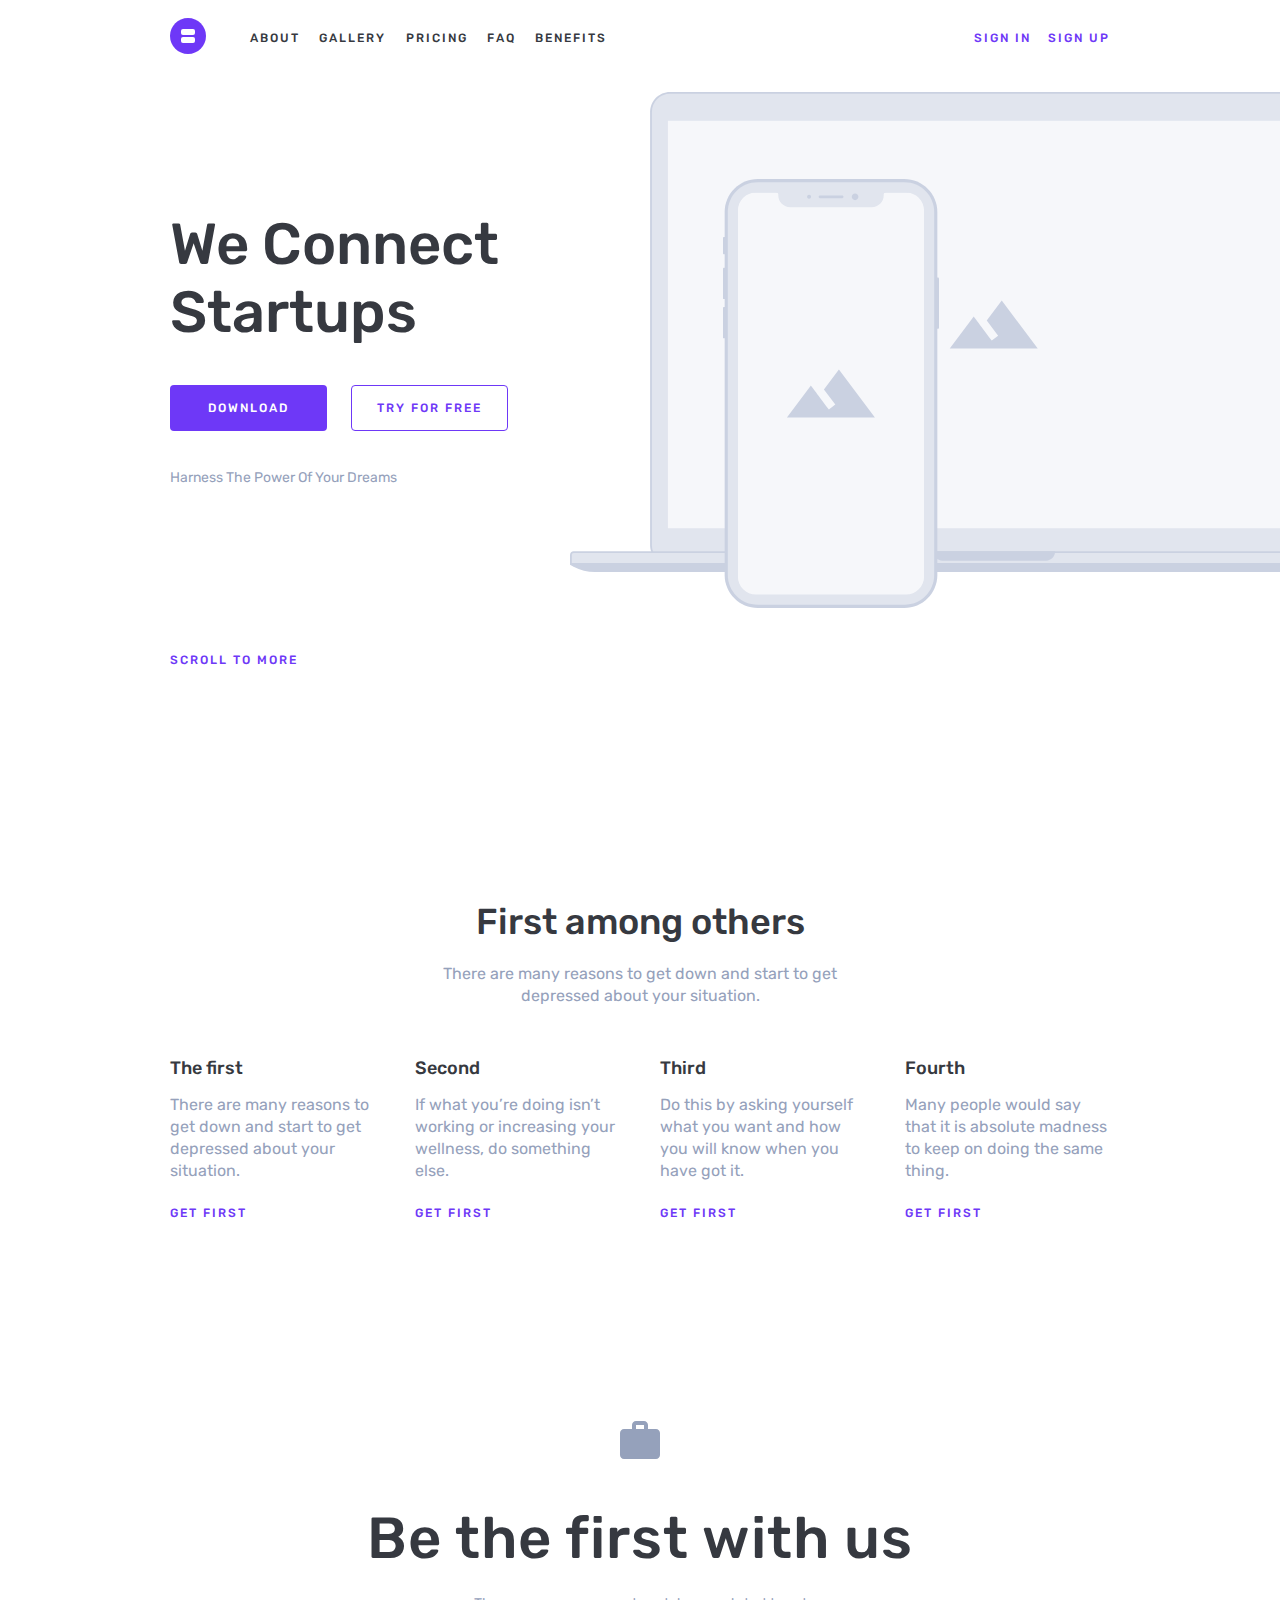
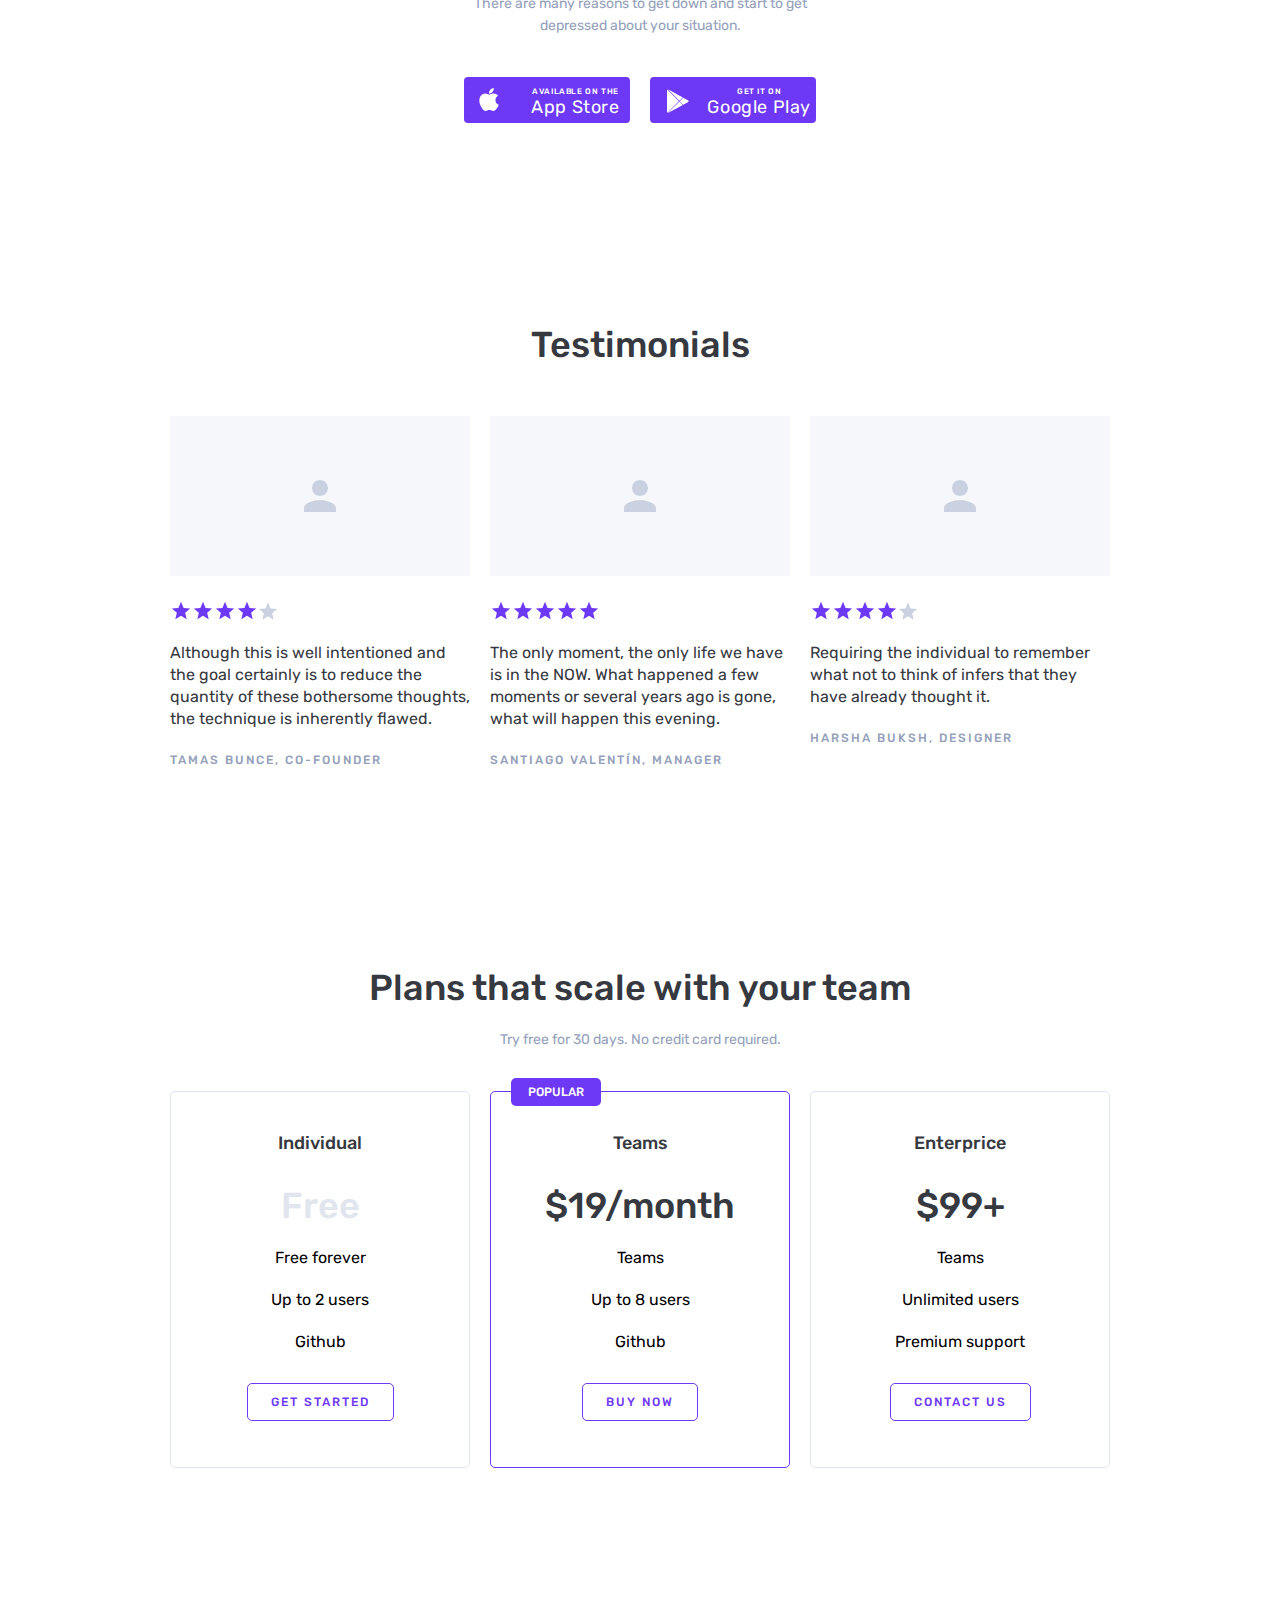
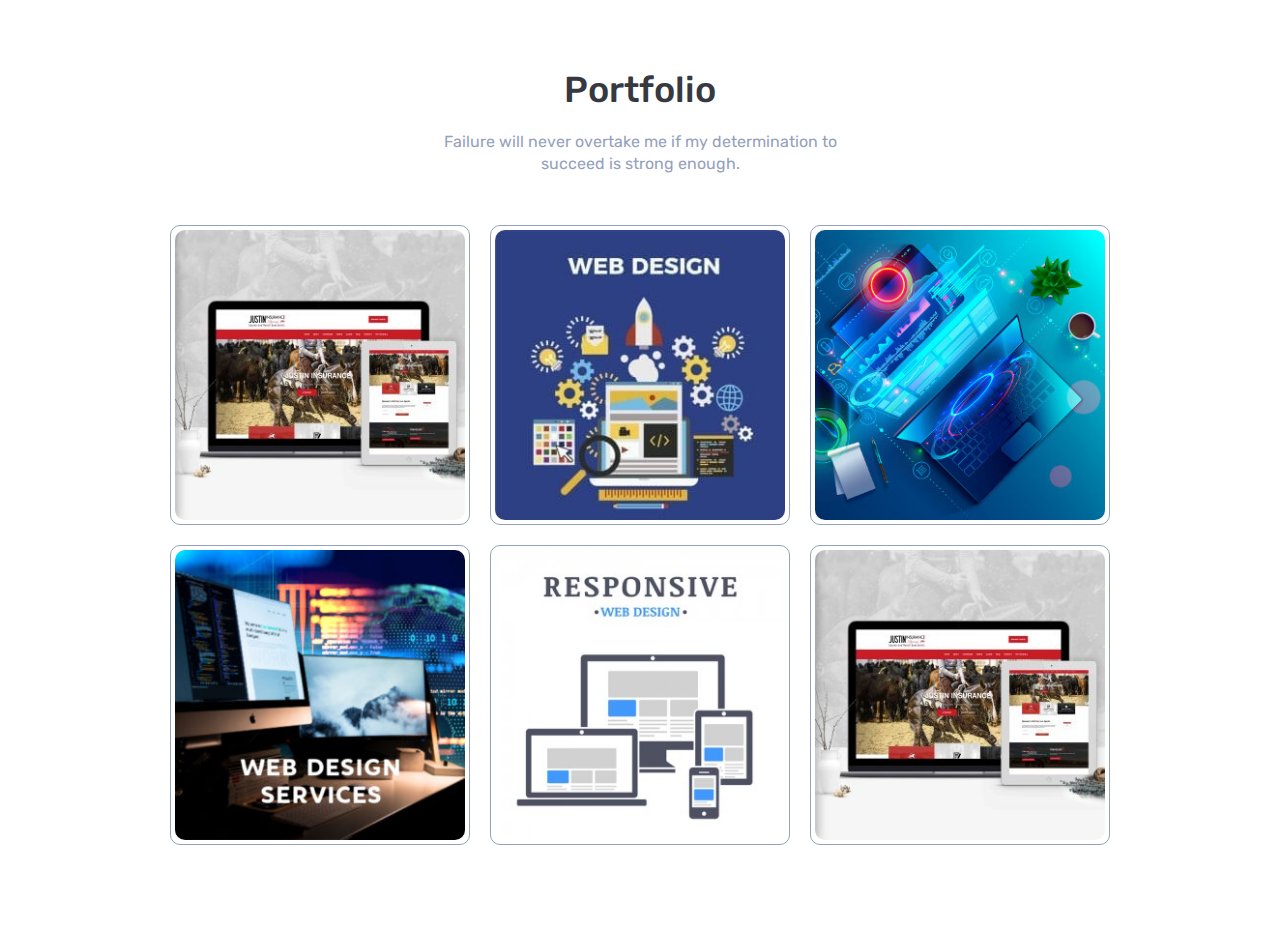
<file: index.html>
<!DOCTYPE html>
<html lang="en">

<head>
    <meta charset="UTF-8">
    <meta name="viewport" content="width=device-width, initial-scale=1.0">
    <title>Containers Hero Page</title>
    <link rel="stylesheet" href="/assets/css/style.css">
</head>

<body>

    <header class="header" id="header">
        <nav class="navbar">
            <div class="container">
                <div class="navbar-box">
                    <div class="left-navs">
                        <a href="#" class="logo">
                            <img src="/assets/img/logo.svg" alt="HERO LOGO">
                        </a>
                        <div class="list">
                            <a href="#" class="link-hero">about</a>
                            <a href="#" class="link-hero">gallery</a>
                            <a href="#" class="link-hero">pricing</a>
                            <a href="#" class="link-hero">faq</a>
                            <a href="#" class="link-hero">benefits</a>
                        </div>
                    </div>
                    <div class="right-navs">
                        <a href="#" class="link-hero">sign in</a>
                        <a href="#" class="link-hero">sign up</a>
                    </div>
                </div>
            </div>
        </nav>

        <section class="hero">
            <div class="container">
                <div class="hero-box">
                    <h1 class="title">We Connect Startups</h1>
                    <div class="buttons">
                        <button class="btn bg-primary">Download</button>
                        <button class="btn bg-light">Try for free</button>
                    </div>
                    <p class="desc">Harness The Power Of Your Dreams</p>
                    <button class="btn scroll">Scroll to more</button>
                </div>
            </div>
        </section>
    </header>

    <section class="features" id="features">
        <div class="container">
            <div class="features-box">
                <h2 class="default-title">First among others</h2>
                <p class="desc">There are many reasons to get down and start to get depressed about your situation. </p>
                <div class="row">
                    <div class="col">
                        <h3 class="col-title">The first</h3>
                        <p class="col-desc">There are many reasons to get down and start to get depressed about your situation. </p>
                        <button class="get-btn">Get first</button>
                    </div>
                    <div class="col">
                        <h3 class="col-title">Second</h3>
                        <p class="col-desc">If what you’re doing isn’t working or increasing your wellness, do something else.
                        </p>
                        <button class="get-btn">Get first</button>
                    </div>
                    <div class="col">
                        <h3 class="col-title">Third</h3>
                        <p class="col-desc">Do this by asking yourself what you want and how you will know when you have got it. </p>
                        <button class="get-btn">Get first</button>
                    </div>
                    <div class="col">
                        <h3 class="col-title">Fourth</h3>
                        <p class="col-desc">Many people would say that it is absolute madness to keep on doing the same thing.
                        </p>
                        <button class="get-btn">Get first</button>
                    </div>
                </div>
            </div>
        </div>
    </section>

    <section class="call-to-action" id="call-to-action">
        <div class="container">
            <div class="cta-box">
                <div class="cta-logo">
                    <img src="/assets/img/call-to-action.svg" alt="Call to action">
                </div>
                <h2 class="title">Be the first with us</h2>
                <p class="desc">There are many reasons to get down and start to get depressed about your situation. </p>
                <div class="cta-buttons">
                    <button class="btn app-story">
                        <span>AVAILABLE ON THE</span>
                        <span>App Store</span>
                    </button>
                    <button class="btn google-play">
                        <span>GET IT ON</span>
                        <span>Google Play</span>
                    </button>
                </div>
            </div>
        </div>
    </section>

    <section class="testmonials" id="testmonials">
        <div class="container">
            <div class="tm-box">
                <h2 class="default-title">Testimonials</h2>
                <div class="cards">
                    <div class="card">
                        <div class="card-img">
                            <img src="/assets/img/tm-card-img.svg">
                        </div>
                        <div class="card-stars">
                            <img src="/assets/img/tm-card-stars.svg">
                            <img src="/assets/img/tm-card-stars.svg">
                            <img src="/assets/img/tm-card-stars.svg">
                            <img src="/assets/img/tm-card-stars.svg">
                            <img src="/assets/img/tm-card-stars-0.svg">
                        </div>
                        <div class="card-desc">Although this is well intentioned and the goal certainly is to reduce the quantity of these bothersome thoughts, the technique is inherently flawed. </div>
                        <div class="card-info">Tamas Bunce, CO-Founder</div>
                    </div>
                    <div class="card">
                        <div class="card-img">
                            <img src="/assets/img/tm-card-img.svg">
                        </div>
                        <div class="card-stars">
                            <img src="/assets/img/tm-card-stars.svg">
                            <img src="/assets/img/tm-card-stars.svg">
                            <img src="/assets/img/tm-card-stars.svg">
                            <img src="/assets/img/tm-card-stars.svg">
                            <img src="/assets/img/tm-card-stars.svg">
                        </div>
                        <div class="card-desc">The only moment, the only life we have is in the NOW. What happened a few moments or several years ago is gone, what will happen this evening.</div>
                        <div class="card-info">Santiago Valentín, Manager</div>
                    </div>
                    <div class="card">
                        <div class="card-img">
                            <img src="/assets/img/tm-card-img.svg">
                        </div>
                        <div class="card-stars">
                            <img src="/assets/img/tm-card-stars.svg">
                            <img src="/assets/img/tm-card-stars.svg">
                            <img src="/assets/img/tm-card-stars.svg">
                            <img src="/assets/img/tm-card-stars.svg">
                            <img src="/assets/img/tm-card-stars-0.svg">
                        </div>
                        <div class="card-desc">Requiring the individual to remember what not to think of infers that they have already thought it. </div>
                        <div class="card-info">Harsha Buksh, Designer</div>
                    </div>
                </div>
            </div>
        </div>
    </section>

    <section class="pricing" id="pricing">
        <div class="container">
            <div class="pricing-box">
                <h2 class="default-title">Plans that scale with your team</h2>
                <p class="desc">Try free for 30 days. No credit card required.</p>
                <div class="cards">
                    <div class="card">
                        <div class="card-title">Individual</div>
                        <div class="card-price free">Free</div>
                        <p class="card-f">Free forever</p>
                        <p class="card-f">Up to 2 users</p>
                        <p class="card-f">Github</p>
                        <button class="btn card-btn">Get Started</button>
                    </div>
                    <div class="card card-active">
                        <span class="popular">Popular</span>
                        <div class="card-title">Teams</div>
                        <div class="card-price">$19/month</div>
                        <p class="card-f">Teams</p>
                        <p class="card-f">Up to 8 users</p>
                        <p class="card-f">Github</p>
                        <button class="btn card-btn">Buy now</button>
                    </div>
                    <div class="card">
                        <div class="card-title">Enterprice</div>
                        <div class="card-price">$99+</div>
                        <p class="card-f">Teams</p>
                        <p class="card-f">Unlimited users</p>
                        <p class="card-f">Premium support</p>
                        <button class="btn card-btn">Contact us</button>
                    </div>
                </div>
            </div>
        </div>
    </section>

    <section class="portfolio">
        <div class="container">
            <div class="portfolio-box">
                <h2 class="default-title">Portfolio</h2>
                <p class="desc">Failure will never overtake me if my determination to succeed is strong enough.</p>
                <div class="p-row">
                    <div class="p-col">
                        <img src="/assets/img/portfolio/portfolio-1.jpg" class="col-img">
                        <!-- <a href="#" class="demo-btn">DEMO</a> -->
                        <marquee class="marquee" direction="down" behavior="alternate">
                            <marquee behavior="alternate">
                                <a href="" class="link-marquee">DEMO</a>
                            </marquee>
                        </marquee>
                    </div>
                    <div class="p-col">
                        <img src="/assets/img/portfolio/portfolio-2.jpg" class="col-img">
                        <!-- <a href="#" class="demo-btn">DEMO</a> -->
                        <marquee class="marquee" direction="down" behavior="alternate">
                            <marquee behavior="alternate">
                                <a href="" class="link-marquee">DEMO</a>
                            </marquee>
                        </marquee>
                    </div>
                    <div class="p-col">
                        <img src="/assets/img/portfolio/portfolio-6.jpg" class="col-img">
                        <!-- <a href="#" class="demo-btn">DEMO</a> -->
                        <marquee class="marquee" direction="down" behavior="alternate">
                            <marquee behavior="alternate">
                                <a href="" class="link-marquee">DEMO</a>
                            </marquee>
                        </marquee>
                    </div>
                    <div class="p-col">
                        <img src="/assets/img/portfolio/portfolio-4.jpg" class="col-img">
                        <!-- <a href="#" class="demo-btn">DEMO</a> -->
                        <marquee class="marquee" direction="down" behavior="alternate">
                            <marquee behavior="alternate">
                                <a href="" class="link-marquee">DEMO</a>
                            </marquee>
                        </marquee>
                    </div>
                    <div class="p-col">
                        <img src="/assets/img/portfolio/portfolio-5.jpg" class="col-img">
                        <!-- <a href="#" class="demo-btn">DEMO</a> -->
                        <marquee class="marquee" direction="down" behavior="alternate">
                            <marquee behavior="alternate">
                                <a href="" class="link-marquee">DEMO</a>
                            </marquee>
                        </marquee>
                    </div>
                    <div class="p-col">
                        <img src="/assets/img/portfolio/portfolio-1.jpg" class="col-img">
                        <!-- <a href="#" class="demo-btn">DEMO</a> -->
                        <marquee class="marquee" direction="down" behavior="alternate">
                            <marquee behavior="alternate">
                                <a href="" class="link-marquee">DEMO</a>
                            </marquee>
                        </marquee>
                    </div>
                </div>
            </div>
        </div>
    </section>



</body>

</html>
</file>
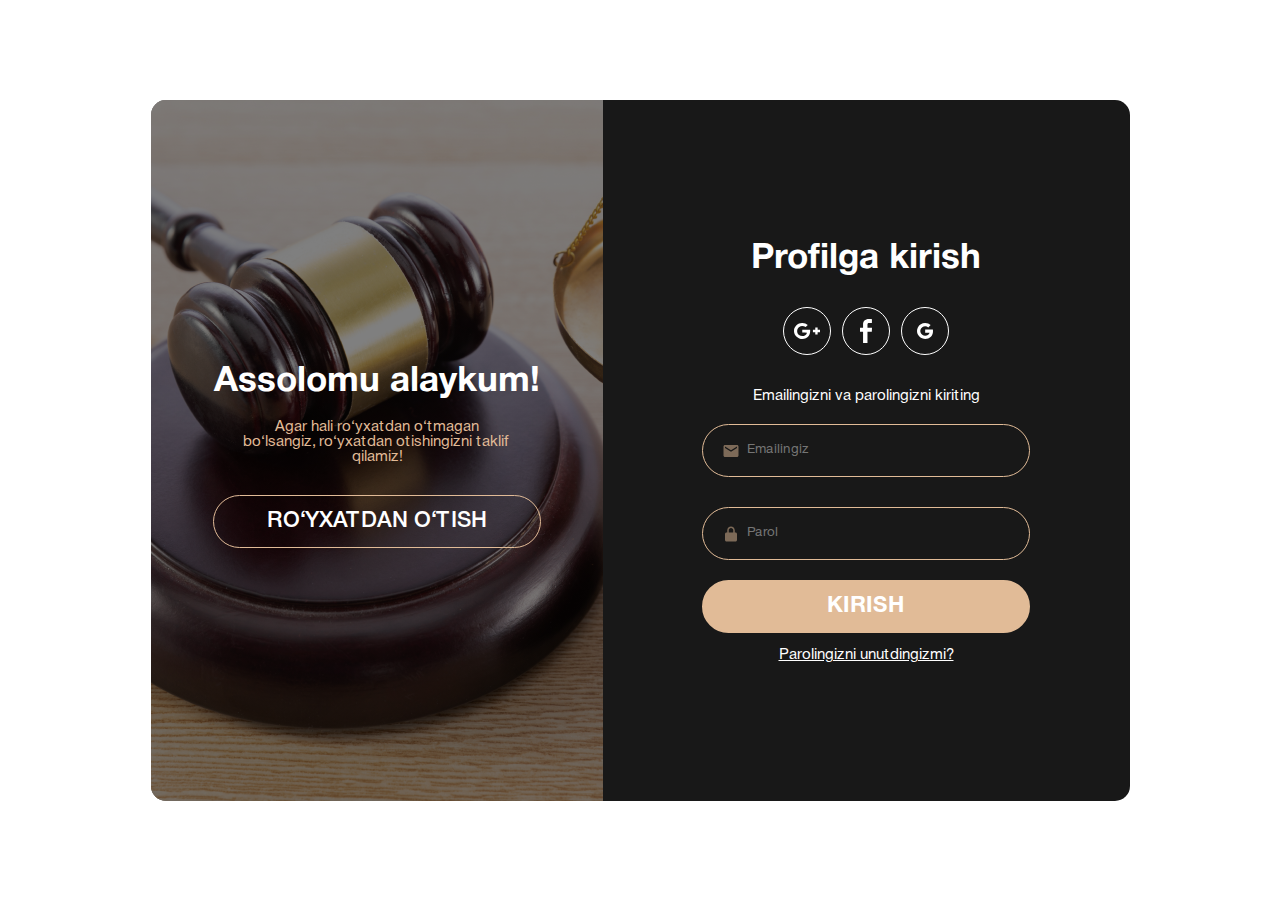
<file: login-page-2/index.html>
<!DOCTYPE html>
<html lang="en">
    <head>
        <meta charset="UTF-8" />
        <meta name="viewport" content="width=device-width, initial-scale=1.0" />
        <title>Login Page 2 :: Salohiddin Abruyev</title>
        <link rel="stylesheet" href="style.css" />
    </head>
    <body>
        <div class="container">
            <div class="register">
                <h2 class="title">Assolomu alaykum!</h2>
                <p class="desc">
                    Agar hali ro‘yxatdan o‘tmagan bo‘lsangiz, ro‘yxatdan
                    otishingizni taklif qilamiz!
                </p>
                <button class="btn">RO‘YXATDAN O‘TISH</button>
            </div>
            <div class="login">
                <h2 class="title">Profilga kirish</h2>
                <div class="social">
                    <a href="#"><img src="img/g+.svg" alt="Google Plus" /></a>
                    <a href="#"><img src="img/f.svg" alt="Facebook" /></a>
                    <a href="#"><img src="img/g.svg" alt="Google" /></a>
                </div>
                <p class="caption">Emailingizni va parolingizni kiriting</p>
                <form>
                    <input type="email" placeholder="Emailingiz " required />
                    <input type="password" placeholder="Parol " required />
                    <button class="kirish btn">KIRISH</button>
                </form>
                <a href="#" class="forgot">Parolingizni unutdingizmi?</a>
            </div>
        </div>
    </body>
</html>
</file>
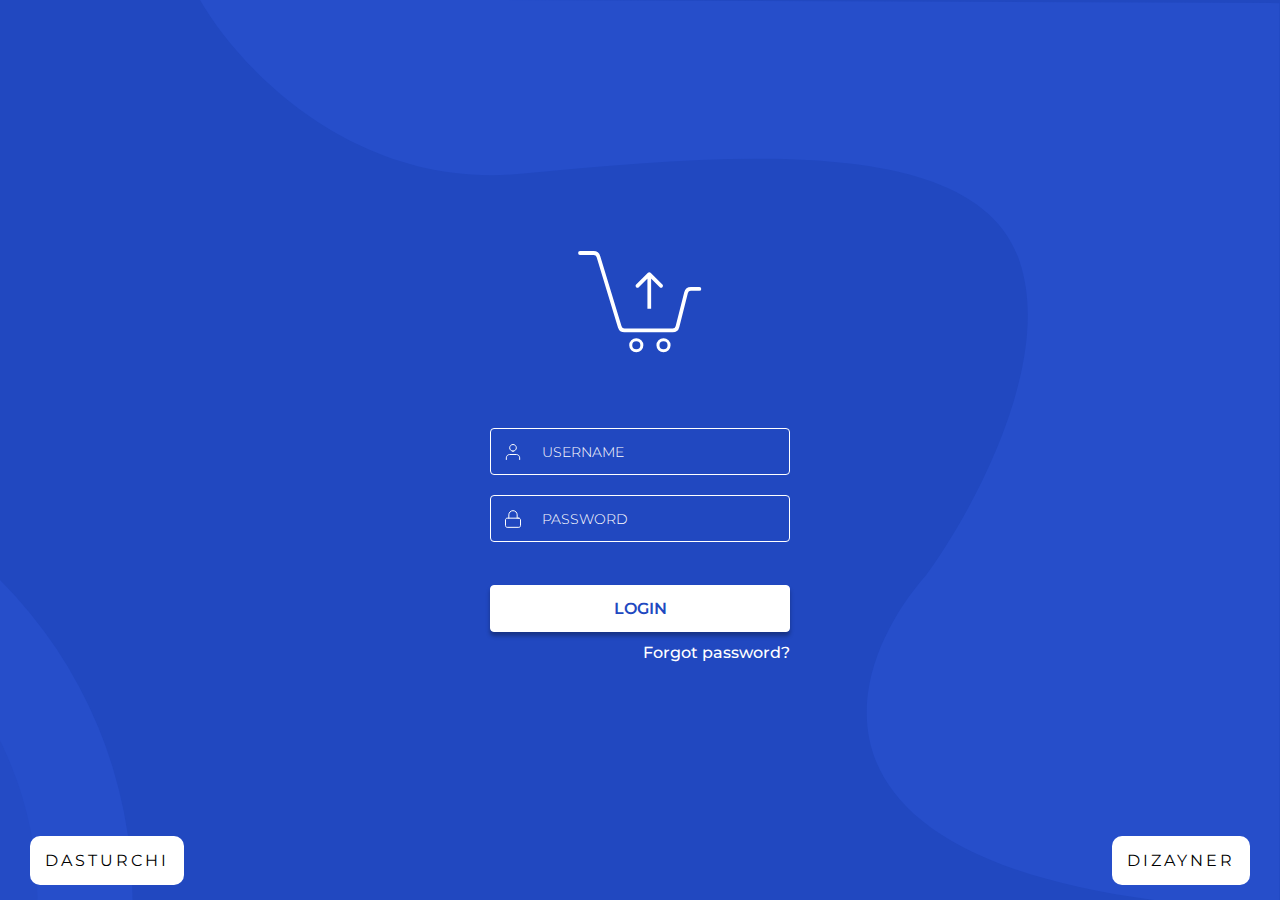
<file: login-page/index.html>
<!DOCTYPE html>
<html lang="en">

<head>
    <meta charset="UTF-8">
    <meta http-equiv="X-UA-Compatible" content="IE=edge">
    <meta name="viewport" content="width=device-width, initial-scale=1.0">
    <meta name="keywords" content="HTML, CSS, JS, Design, Web Template, Login Form, Login Page">
    <!-- Developer by Salohiddin Abruyev -->
    <meta name="author" content="Salohiddin Abruyev">
    <!-- Design by Ajay Gorecha -->
    <meta name="author" content="Ajay Gorecha">
    <title>Figma Login Page</title>
    <link rel="stylesheet" href="css/style.css">
</head>

<body>

    <div class="box">
        <form class="form">
            <div class="logo">
                <img src="img/logo.svg" alt="LOGO">
            </div>
            <input type="text" placeholder="Username" required>
            <input type="password" placeholder="password" required>
            <input type="submit" value="login">
            <div class="forgot">
                <a href="#">Forgot password?</a>
            </div>
        </form>
        <!-- Dasturchi va Dizayner -->
        <div class="dasturchi">
            <a href="https://t.me/Salohiddin_Abruyev" target="_blank">Dasturchi</a>
        </div>
        <div class="dizayner">
            <a href="https://www.figma.com/community/file/872144934711314532" target="_blank">Dizayner</a>
        </div>
        <!-- Dasturchi va Dizayner -->
    </div>

</body>

</html>
</file>
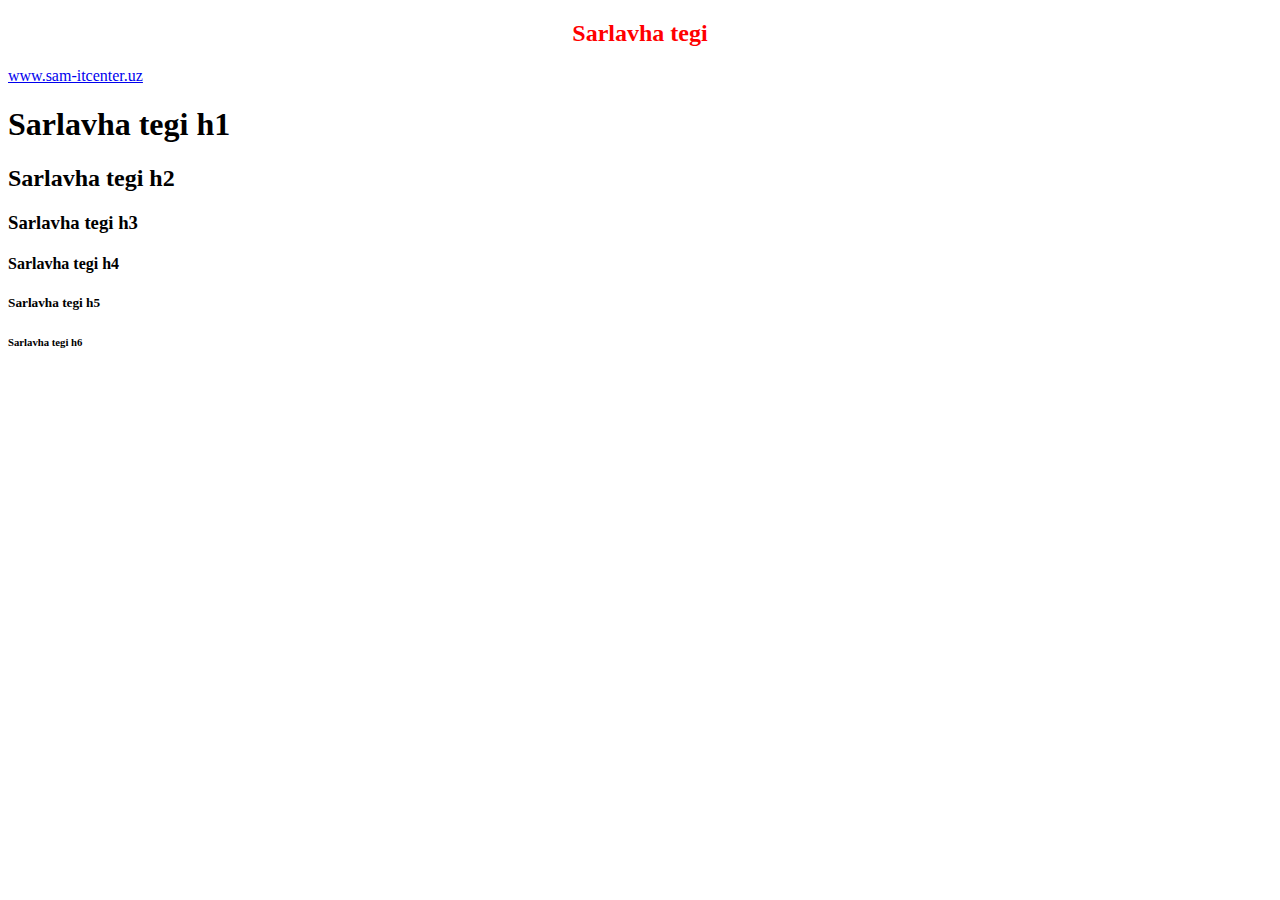
<file: HTML5/5-dars(Attributlar_va_Havolalar)/index.html>
<!DOCTYPE html>
<html>
<head>
	<meta charset="utf-8">
	<meta name="viewport" content="width=device-width, initial-scale=1">
	<title>Attributlar bilan ishlash va Havolalar</title>
</head>
<body>

	<h2 title="Sarlavha tegi h2" align="center" style="color:red;">Sarlavha tegi</h2>

	<a href="https://mahorat-it.uz" target="_blank" 
	title="Mahorat IT Academy Web sayti" align="center">www.sam-itcenter.uz</a>

	<h1>Sarlavha tegi h1</h1>
	<h2>Sarlavha tegi h2</h2>
	<h3>Sarlavha tegi h3</h3>
	<h4>Sarlavha tegi h4</h4>
	<h5>Sarlavha tegi h5</h5>
	<h6>Sarlavha tegi h6</h6>

</body>
</html>
</file>
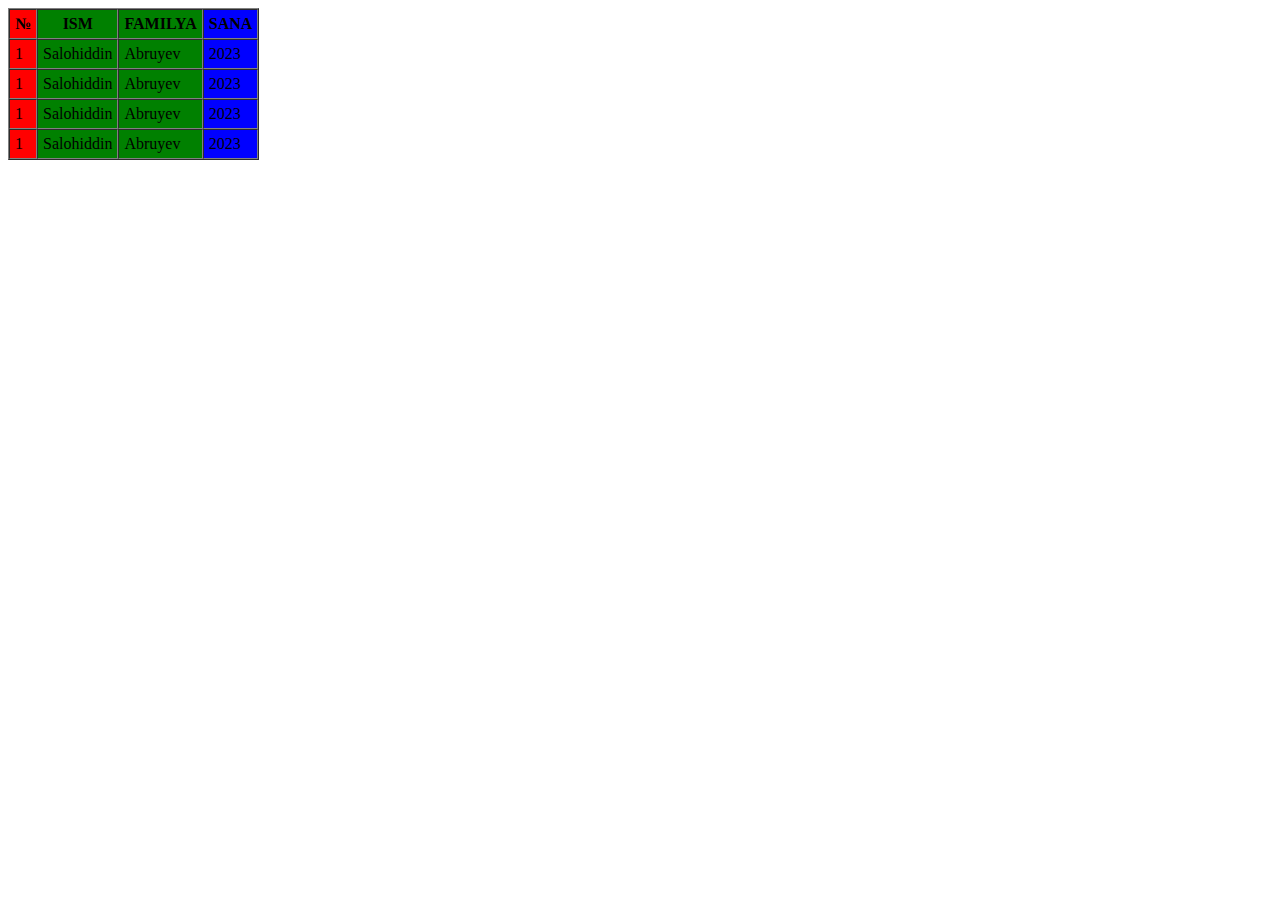
<file: HTML5/6-dars(Jadvallar_bilan_ishlash)/index.html>
<!DOCTYPE html>
<html>
<head>
	<meta charset="utf-8">
	<meta name="viewport" content="width=device-width, initial-scale=1">
	<title>Jadvallar bilan ishlash</title>
</head>
<body>

	<table border="1" cellspacing="0" cellpadding="5">
		<colgroup>
			<col style="background: red;">
			<col span="2" style="background: green;">
			<col style="background: blue;">
		</colgroup>
		<thead>
			<tr>
				<th>№</th>
				<th>ISM</th>
				<th>FAMILYA</th>
				<th>SANA</th>
			</tr>
		</thead>
		<tbody>
			<tr>
				<td>1</td>
				<td>Salohiddin</td>
				<td>Abruyev</td>
				<td>2023</td>
			</tr>
			<tr>
				<td>1</td>
				<td>Salohiddin</td>
				<td>Abruyev</td>
				<td>2023</td>
			</tr>
			<tr>
				<td>1</td>
				<td>Salohiddin</td>
				<td>Abruyev</td>
				<td>2023</td>
			</tr>
			<tr>
				<td>1</td>
				<td>Salohiddin</td>
				<td>Abruyev</td>
				<td>2023</td>
			</tr>
		</tbody>
	</table>	

</body>
</html>
</file>
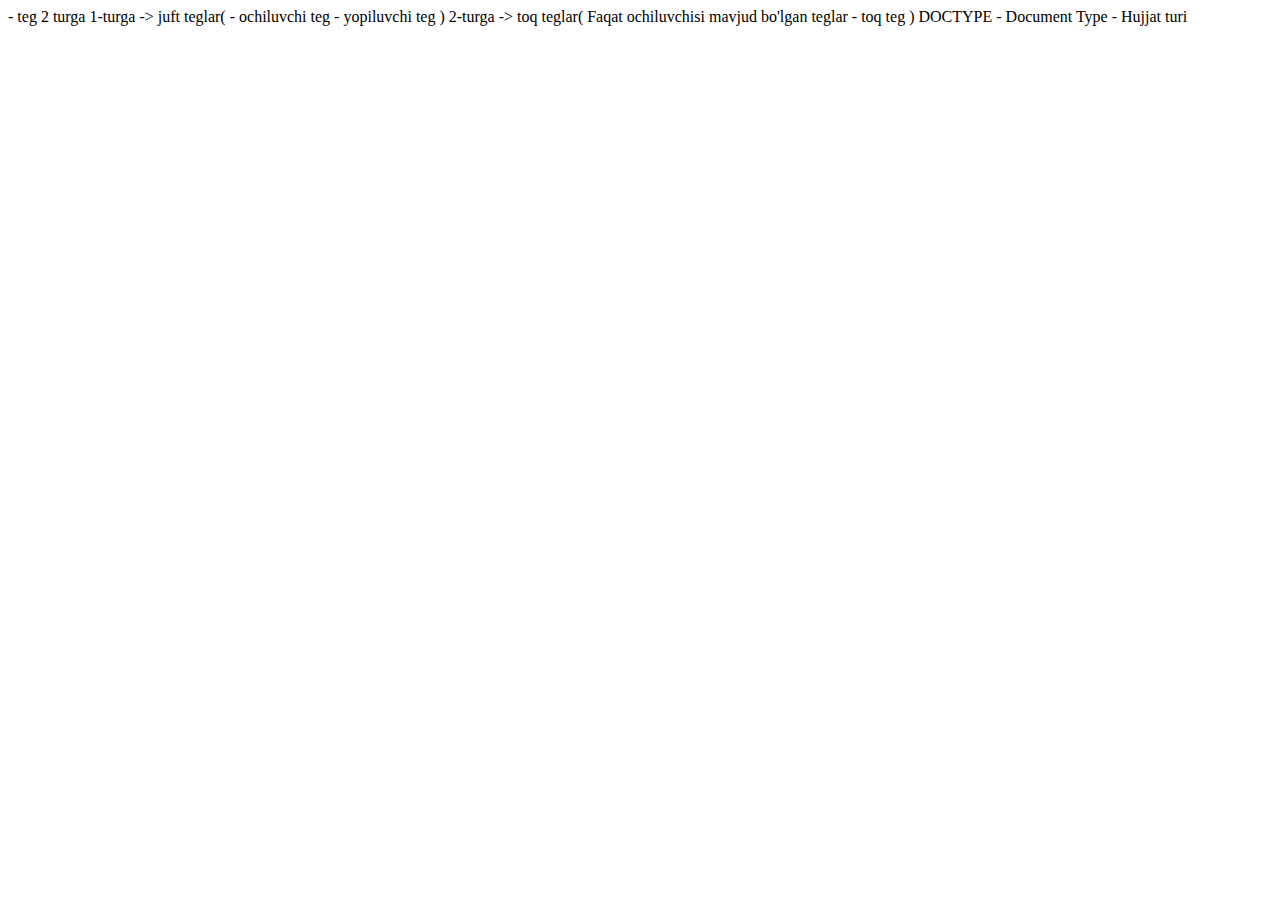
<file: HTML5/3-dars(Struktura_va_Sintaksis)/info.html>
<html></html> - teg
2 turga 

1-turga -> juft teglar(
<html> - ochiluvchi teg
</html> - yopiluvchi teg
)

2-turga -> toq teglar(
Faqat ochiluvchisi mavjud bo'lgan teglar
<!DOCTYPE html> - toq teg
)

<!DOCTYPE html>

DOCTYPE - Document Type - Hujjat turi
</file>
<file: assets/css/style.css>
/* default style start */

@import url("https://fonts.googleapis.com/css2?family=Rubik:wght@400;500&display=swap");
:root {
    --primary: #6e38f7;
    --dark: #363940;
    --secondary: #95a1bb;
    --border-color: #E1E5EE;
    --fontRubik: "Rubik", sans-serif;
    --linkFont: 500 12px/20px var(--fontRubik);
    --titleFont: 500 58px/68px var(--fontRubik);
    --descFont: 400 14px/22px var(--fontRubik);
    --defaultTitle: 500 36px/43px var(--fontRubik);
    --colTitle: 500 18px/22px var(--fontRubik);
}

* {
    margin: 0;
    padding: 0;
    box-sizing: border-box;
    font-family: var(--fontRubik);
}

.container {
    width: 940px;
    margin: 0 auto;
}

a {
    text-decoration: none;
}

button {
    background: transparent;
    border: none;
    cursor: pointer;
}

header {
    max-width: 1400px;
    height: 800px;
    margin: 0 auto;
}


/* default style end */


/* navbar start */

.navbar-box {
    width: 100%;
    height: 76px;
    display: flex;
    justify-content: space-between;
    align-items: center;
}

.left-navs {
    display: flex;
    align-items: center;
    gap: 44px;
}

.left-navs .list {
    width: 357px;
    display: flex;
    justify-content: space-between;
    align-items: center;
}

.left-navs .list a {
    color: var(--dark);
}

.right-navs a {
    color: var(--primary);
}

.right-navs {
    width: 136px;
    display: flex;
    justify-content: space-between;
    align-items: center;
}

.link-hero {
    text-transform: uppercase;
    font: var(--linkFont);
    letter-spacing: 2px;
    font-feature-settings: "clig" off, "liga" off;
}


/* navbar end */


/* section.hero start */

.hero {
    width: 100%;
    background: url("../img/hero-bg.svg") no-repeat;
    background-position: right 16px;
}

.hero-box {
    padding-top: 135px;
}

.hero-box>h1 {
    width: 344px;
}

.title {
    font: var(--titleFont);
    color: var(--dark);
}

.buttons {
    display: flex;
    gap: 24px;
    margin: 38px 0 36px;
}

.buttons .btn {
    width: 157px;
    height: 46px;
    font: var(--linkFont);
    border-radius: 4px;
    text-transform: uppercase;
    letter-spacing: 2px;
}

.scroll {
    text-transform: uppercase;
    letter-spacing: 2px;
    margin-top: 161px;
    font: var(--linkFont);
    color: var(--primary);
}

.buttons .bg-primary {
    background: var(--primary);
    color: #fff;
}

.buttons .bg-light {
    border: 1px solid var(--primary);
    color: var(--primary);
}

.desc {
    color: var(--secondary);
    font: var(--descFont);
}


/* section.hero end */


/* section.features start */

section.features {
    max-width: 1400px;
    height: 522px;
    margin: 0 auto;
}

.features-box {
    padding-top: 100px;
    text-align: center;
}

.default-title {
    font: var(--defaultTitle);
    letter-spacing: 0px;
    color: var(--dark);
}

.features-box .desc {
    width: 396px;
    font-size: 16px;
    margin: 20px auto 50px;
}

.row {
    width: 100%;
    display: flex;
    justify-content: space-between;
    align-items: center;
}

.col {
    width: 205px;
    text-align: left;
}

.col-title {
    font: var(--colTitle);
    letter-spacing: 0px;
    color: var(--dark);
}

.col-desc {
    font: var(--descFont);
    font-size: 16px;
    letter-spacing: 0px;
    color: var(--secondary);
    margin: 15px 0 20px;
}

.get-btn {
    font: var(--linkFont);
    letter-spacing: 2px;
    text-align: left;
    text-transform: uppercase;
    color: var(--primary);
}


/* section.features end */


/* cta start */

.call-to-action {
    max-width: 1400px;
    height: 501px;
    padding-top: 95px;
    margin: 0 auto;
}

.cta-box {
    display: flex;
    flex-direction: column;
    align-items: center;
}

.cta-box .cta-logo {
    width: 48px;
    height: 48px;
    margin-bottom: 40px;
}

.cta-box .title {
    margin-bottom: 20px;
    letter-spacing: 1px;
}

.cta-box>p {
    width: 396px;
    text-align: center;
    margin-bottom: 40px;
}

.cta-box .cta-buttons {
    display: flex;
    gap: 20px;
}

.cta-box .cta-buttons .app-story,
.cta-box .cta-buttons .google-play {
    width: 166px;
    height: 46px;
    border-radius: 4px;
    background-color: var(--primary);
    display: flex;
    flex-direction: column;
    padding-top: 9.64px;
    background-repeat: no-repeat;
}

.cta-box .cta-buttons .app-story {
    background-image: url("/assets/img/app-story.svg");
    background-position: 15.34px 11px;
    padding-left: 56.84px;
}

.cta-box .cta-buttons .google-play {
    background-image: url("/assets/img/google-play-icon.svg");
    background-position: 17px 11.53px;
    padding-left: 52.34px;
}

.cta-box .cta-buttons .app-story span:nth-child(1),
.cta-box .cta-buttons .google-play span:nth-child(1) {
    color: #fff;
    font: 500 8px / normal var(--fontRubik);
    letter-spacing: 0.6px;
}

.cta-box .cta-buttons .app-story span:nth-child(2),
.cta-box .cta-buttons .google-play span:nth-child(2) {
    color: #fff;
    font: 400 18px / normal var(--fontRubik);
    letter-spacing: 0.6px;
}


/* cta end */


/* testmonials start */

.testmonials {
    width: 100%;
    height: 643px;
    padding-top: 100px;
}

.testmonials .tm-box {
    width: 100%;
    display: flex;
    flex-direction: column;
    align-items: center;
}

.testmonials .tm-box .cards {
    width: 100%;
    display: flex;
    gap: 20px;
    margin-top: 50px;
}

.testmonials .tm-box .cards .card {
    width: 300px;
    height: 350px;
    display: flex;
    flex-direction: column;
}

.testmonials .tm-box .cards .card .card-img img {
    width: 100%;
    height: 160px;
}

.testmonials .tm-box .cards .card .card-stars {
    margin: 20px 0;
    display: flex;
}

.testmonials .tm-box .cards .card .card-desc {
    font: var(--descFont);
    font-size: 16px !important;
    color: var(--dark);
}

.testmonials .tm-box .cards .card .card-info {
    font: var(--linkFont);
    text-transform: uppercase;
    color: var(--secondary);
    letter-spacing: 2px;
    margin-top: 20px;
}


/* testmonials end */


/* pricing start */

.pricing {
    max-width: 1400px;
    margin: 0 auto;
    height: 702px;
}

.pricing-box {
    padding-top: 100px;
    text-align: center;
}

.pricing-box .desc {
    margin: 20px 0 40px;
}

.pricing-box .cards {
    width: 100%;
    display: flex;
    justify-content: space-between;
    align-items: center;
}

.pricing-box .cards .card-active {
    border: 1px solid var(--primary);
}

.pricing-box .card .popular {
    width: 90px;
    height: 28px;
    position: absolute;
    top: -14px;
    left: 20px;
    background-color: var(--primary);
    color: #fff;
    display: flex;
    justify-content: center;
    align-items: center;
    text-transform: uppercase;
    font: var(--linkFont);
    border-radius: 5px;
    -webkit-border-radius: 5px;
    -moz-border-radius: 5px;
    -ms-border-radius: 5px;
    -o-border-radius: 5px;
}

.pricing-box .card {
    position: relative;
    width: 300px;
    height: 377px;
    border: 1px solid var(--border-color);
    border-radius: 5px;
    -webkit-border-radius: 5px;
    -moz-border-radius: 5px;
    -ms-border-radius: 5px;
    -o-border-radius: 5px;
    padding: 40px 47px;
}

.pricing-box .card .card-title {
    font: var(--colTitle);
    color: var(--dark);
}

.pricing-box .card .free {
    color: var(--border-color) !important;
}

.pricing-box .card .card-price {
    font: var(--defaultTitle);
    color: var(--dark);
    margin: 30px auto 10px;
}

.pricing-box .card .card-f {
    font: var(--descFont);
    font-size: 16px !important;
    margin: 20px auto;
}

.pricing-box .card .card-btn {
    margin-top: 10px;
    border: 1px solid var(--primary);
    font: var(--linkFont) !important;
    text-transform: uppercase;
    padding: 8px 23px;
    border-radius: 5px;
    -webkit-border-radius: 5px;
    -moz-border-radius: 5px;
    -ms-border-radius: 5px;
    -o-border-radius: 5px;
    letter-spacing: 2px;
    color: var(--primary);
    transition: all 0.3s;
    -webkit-transition: all 0.3s;
    -moz-transition: all 0.3s;
    -ms-transition: all 0.3s;
    -o-transition: all 0.3s;
}

.pricing-box .card .card-btn:hover {
    color: #fff;
    background: var(--primary);
}


/* pricing end */


/* portfolio start */

.portfolio {
    width: 100%;
    height: 977px;
    padding-top: 100px;
}

.portfolio-box {
    text-align: center;
}

.portfolio-box .desc {
    width: 410px;
    font-size: 16px !important;
    margin: 20px auto 50px;
}

.portfolio-box .p-row {
    width: 100%;
    display: flex;
    flex-wrap: wrap;
    gap: 20px;
}

.portfolio-box .p-row .p-col {
    width: 300px;
    height: 300px;
    border: 1px solid var(--secondary);
    border-radius: 10px;
    -webkit-border-radius: 10px;
    -moz-border-radius: 10px;
    -ms-border-radius: 10px;
    -o-border-radius: 10px;
    overflow: hidden;
    display: flex;
    justify-content: center;
    align-items: center;
    position: relative;
}

.portfolio-box .p-row .p-col .col-img {
    width: 290px;
    height: 290px;
    border-radius: 10px;
    transition: all 0.3s;
    -webkit-transition: all 0.3s;
    -moz-transition: all 0.3s;
    -ms-transition: all 0.3s;
    -o-transition: all 0.3s;
}


/* .demo-btn {
    position: absolute;
    bottom: -40px;
    width: 100px;
    height: 40px;
    background: var(--primary);
    color: var(--border-color);
    display: flex;
    justify-content: center;
    align-items: center;
    border-radius: 10px;
    font: var(--linkFont);
    font-size: 20px;
    transition: all 0.3s;
    -webkit-transition: all 0.3s;
    -moz-transition: all 0.3s;
    -ms-transition: all 0.3s;
    -o-transition: all 0.3s;
    z-index: 10000;
} */

.portfolio-box .p-row .p-col::before {
    content: "";
    width: 100%;
    height: 100%;
    background-color: rgba(0, 0, 0, 0);
    position: absolute;
    top: -100%;
    left: 0;
    z-index: 9;
    transition: all 0.3s;
    -webkit-transition: all 0.3s;
    -moz-transition: all 0.3s;
    -ms-transition: all 0.3s;
    -o-transition: all 0.3s;
}

.portfolio-box .p-row .p-col:hover::before {
    background: rgba(0, 0, 0, 0.5);
    top: 0;
    backdrop-filter: blur(5px);
}

.portfolio-box .p-row .p-col:hover .col-img {
    transform: scale(1.4);
    -webkit-transform: scale(1.4);
    -moz-transform: scale(1.4);
    -ms-transform: scale(1.4);
    -o-transform: scale(1.4);
}

.marquee {
    width: 100%;
    height: 100%;
    position: absolute;
    z-index: 9999;
}

.link-marquee {
    padding: 10px;
    background: dodgerblue;
    display: inline-block;
    background: var(--primary);
    color: var(--border-color);
    border-radius: 10px;
    font: var(--linkFont);
    font-size: 20px;
    transition: all 0.3s;
    opacity: 0;
    visibility: hidden;
}

.p-col:hover .link-marquee {
    transition-delay: 0.3s;
    visibility: visible;
    opacity: 1;
}


/* portfolio end */
</file>
<file: login-page-2/style.css>
@import "fonts/fonts.css";

:root {
    --myFont: Helvetica;
}

* {
    margin: 0;
    padding: 0;
    box-sizing: border-box;
    font-family: var(--myFont);
}

body {
    width: 100%;
    height: 100vh;
    display: flex;
    justify-content: center;
    align-items: center;
}
.container {
    width: 979px;
    height: 701px;
    border-radius: 15px;
    background: #181818;
    display: flex;
    overflow: hidden;
}
.login {
    width: calc(979px - 452px);
    text-align: center;
    padding-top: 142px;
}
.login .title {
    color: #fff;
    font-family: var(--myFont);
    font-size: 35px;
    font-style: normal;
    font-weight: 700;
    line-height: normal;
}
.login .social {
    width: 100%;
    display: flex;
    justify-content: center;
    align-items: center;
    margin: 30px auto;
}
.login .social a:nth-child(2) {
    margin: 0 11px;
}
.login .social a img {
    transition: all 0.3s;
}
.login .social a:hover img {
    transform: scale(1.2) rotate(-20deg);
}
.login .caption {
    color: #fff;
    font-family: var(--myFont);
    font-size: 15px;
    font-style: normal;
    font-weight: 400;
    line-height: normal;
    margin-bottom: 20px;
}
.login form {
    width: 328px;
    margin: 0 auto;
    flex-shrink: 0;
    display: flex;
    flex-direction: column;
}
.login form input {
    width: 328px;
    height: 53px;
    flex-shrink: 0;
    background: transparent;
    border-radius: 26.5px;
    border: 1px solid #e1bb97;
    color: #fff;
    outline: none;
    padding-left: 44px;
}
.login form input[type="email"] {
    background: url("img/mail.svg") no-repeat;
    background-position: 19px 17px;
}
.login form input[type="password"] {
    background: url("img/lock.svg") no-repeat;
    background-position: 19px 17px;
    margin: 30px auto 20px;
}
.login form button {
    width: 328px;
    height: 53px;
    flex-shrink: 0;
    border-radius: 26.5px;
    border: 2px solid #e1bb97;
    background: #e1bb97;
    color: #fff;
    text-align: center;
    font-family: var(--myFont);
    cursor: pointer;
    font-size: 22px;
    font-style: normal;
    font-weight: 700;
    line-height: normal;
    margin-bottom: 15px;
    transition: all 0.3s linear;
}
.login form button:hover {
    background-color: #fff;
    color: #000;
}
.login .forgot {
    color: #fff;
    font-family: var(--myFont);
    font-size: 15px;
    font-style: normal;
    font-weight: 400;
    line-height: normal;
    text-decoration-line: underline;
}
.register {
    width: 452px;
    height: 100%;
    background: linear-gradient(180deg, #00000080, #00000080),
        url("img/bg-img.png") no-repeat center/cover;
    text-align: center;
    padding-top: 265px;
}
.register .title {
    color: #fff;
    font-family: var(--myFont);
    font-size: 35px;
    font-style: normal;
    font-weight: 700;
    line-height: normal;
}
.register .desc {
    width: 278px;
    margin: 20px auto 30px;
    color: #e1bb97;
    text-align: center;
    font-family: var(--myFont);
    font-size: 15px;
    font-style: normal;
    font-weight: 400;
    line-height: normal;
}
.register .btn {
    width: 328px;
    height: 53px;
    flex-shrink: 0;
    color: #fff;
    text-align: center;
    font-family: var(--myFont);
    font-size: 22px;
    font-style: normal;
    font-weight: 500;
    line-height: normal;
    background: transparent;
    border-radius: 26.5px;
    border: 1px solid #e1bb97;
    cursor: pointer;
}
</file>
<file: login-page/css/style.css>
@import url('https://fonts.googleapis.com/css2?family=Montserrat:wght@300;500;600&display=swap');
* {
    margin: 0;
    padding: 0;
    box-sizing: border-box;
    font-family: 'Montserrat', sans-serif;
}

body {
    width: 100%;
    height: 100vh;
    display: flex;
    justify-content: center;
    align-items: center;
    background-color: #ddd;
}

.box {
    width: 100%;
    height: 100%;
    background: #2148C0 url("../img/BG.svg") no-repeat;
    background-position: top right;
    background-size: cover;
    display: flex;
    justify-content: center;
    align-items: center;
    position: relative;
}

.form {
    width: 300px;
    height: 398px;
}

.form .logo {
    text-align: center;
    margin-bottom: 71.15px;
}

.form input {
    width: 100%;
    color: #fff;
    font-size: 16px;
    font-weight: 500;
    line-height: 20px;
    letter-spacing: 0px;
    outline: none;
    border: 1px solid #fff;
    border-radius: 4px;
    padding: 13px 0 12px 51px;
    background: transparent;
    background: url("../img/user.svg") no-repeat;
    background-position: 12px 13px;
}

.form input::placeholder {
    font-size: 14px;
    font-weight: 300;
    line-height: 20px;
    letter-spacing: 0px;
    color: #fff;
    text-transform: uppercase;
}

.form input[type="password"] {
    margin: 20px 0 43px;
    background: url("../img/lock.svg") no-repeat;
    background-position: 12px 13px;
}

.form input[type="submit"] {
    padding-left: 0;
    background-image: none;
    text-transform: uppercase;
    color: #2148C0;
    background-color: #fff;
    font-weight: 600;
    cursor: pointer;
    margin-bottom: 11px;
    transition: all 0.3s;
    box-shadow: 0px 4px 4px rgba(0, 0, 0, 0.3);
}

.form input[type="submit"]:hover {
    color: #fff;
    background: transparent;
    box-shadow: 0px 0px 10px rgba(255, 255, 255, 0.3);
}

.form .forgot {
    text-align: right;
}

.form .forgot a {
    font-size: 16px;
    font-weight: 500;
    line-height: 20px;
    letter-spacing: 0px;
    color: #fff;
    text-decoration: none;
}

.dasturchi {
    left: 30px;
}

.dizayner {
    right: 30px;
}

.dasturchi,
.dizayner {
    position: absolute;
    bottom: 15px;
    transition: all 0.3s;
}

.dasturchi:hover,
.dizayner:hover {
    transform: scale(1.2);
}

.dasturchi a,
.dizayner a {
    color: #000;
    text-decoration: none;
    text-transform: uppercase;
    padding: 15px;
    display: inline-block;
    background: #fff;
    border-radius: 10px;
    transition: all 0.3s;
    letter-spacing: 3px;
}

.dasturchi a:hover,
.dizayner a:hover {
    /* box-shadow: 0 0 10px rgba(0, 0, 0, 1); */
    color: #fff;
    background: transparent;
    box-shadow: 0px 0px 10px rgba(255, 255, 255, 0.3);
}
</file>
